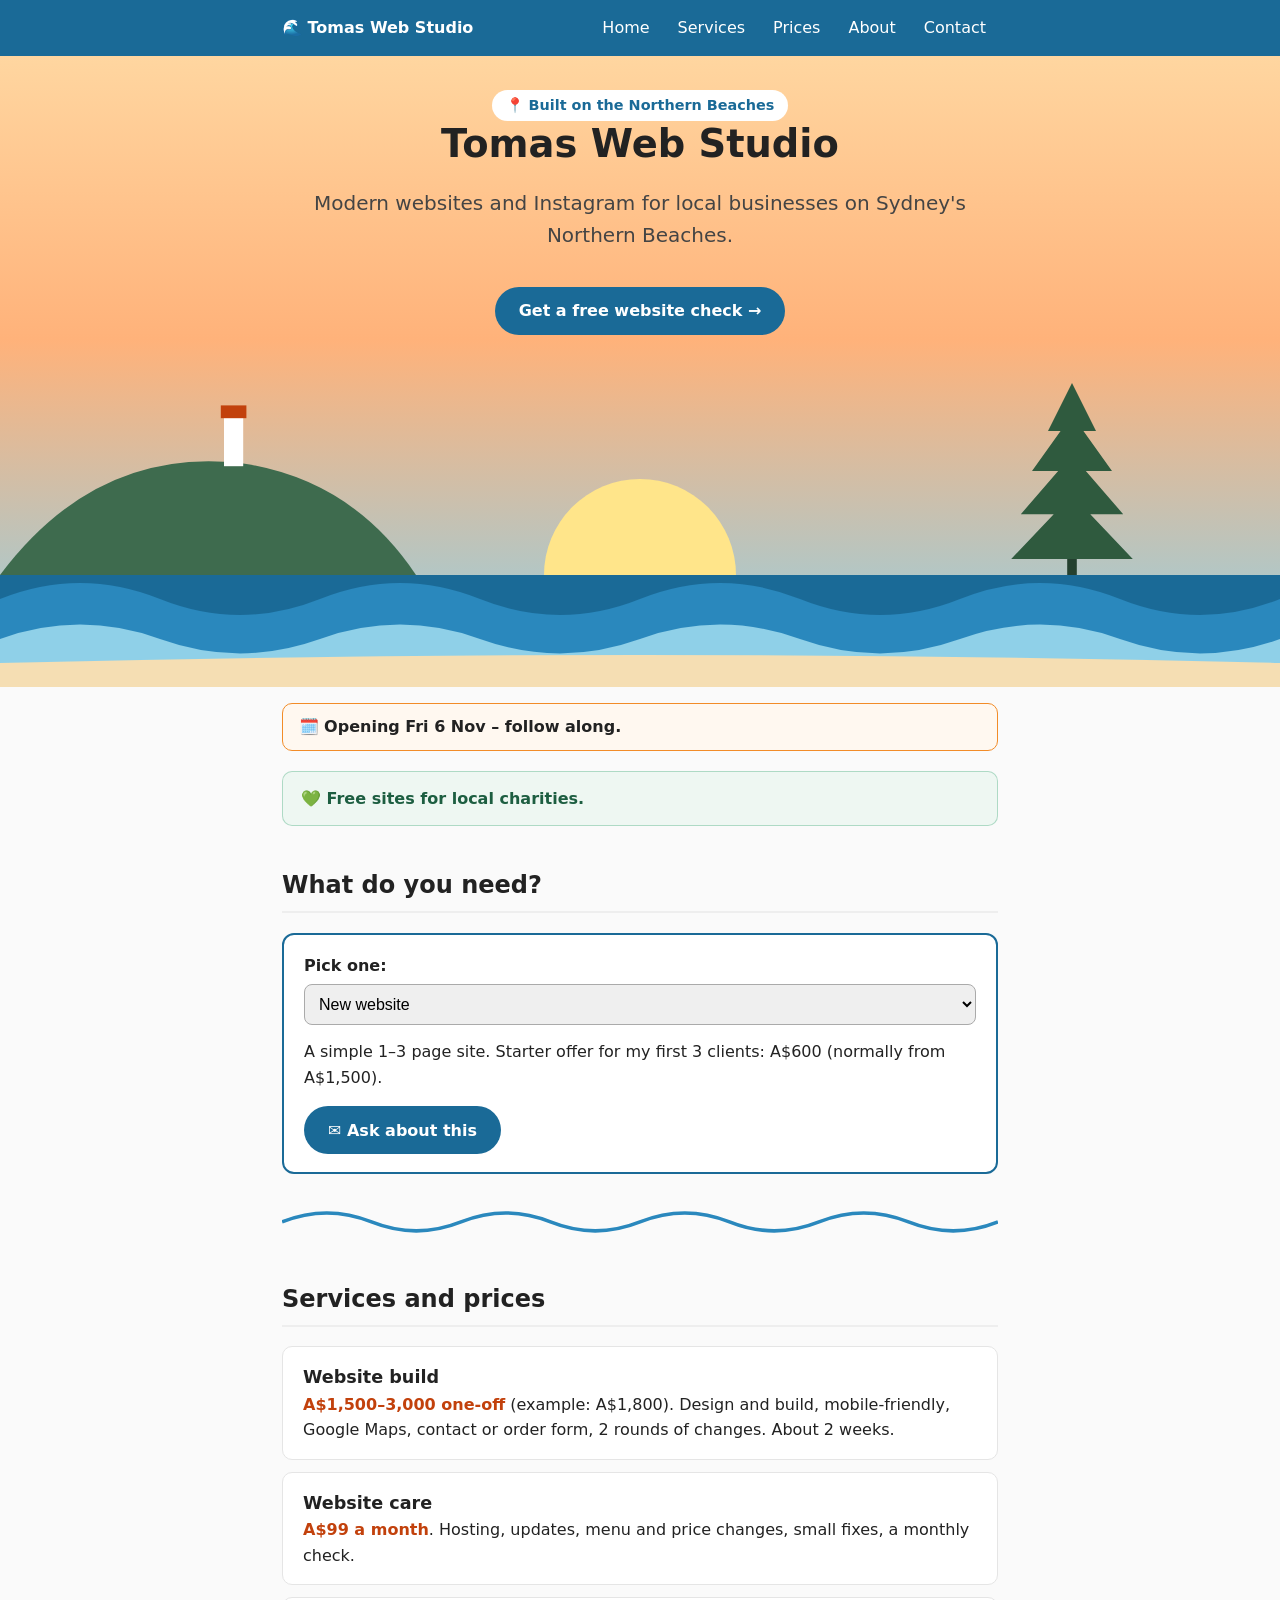
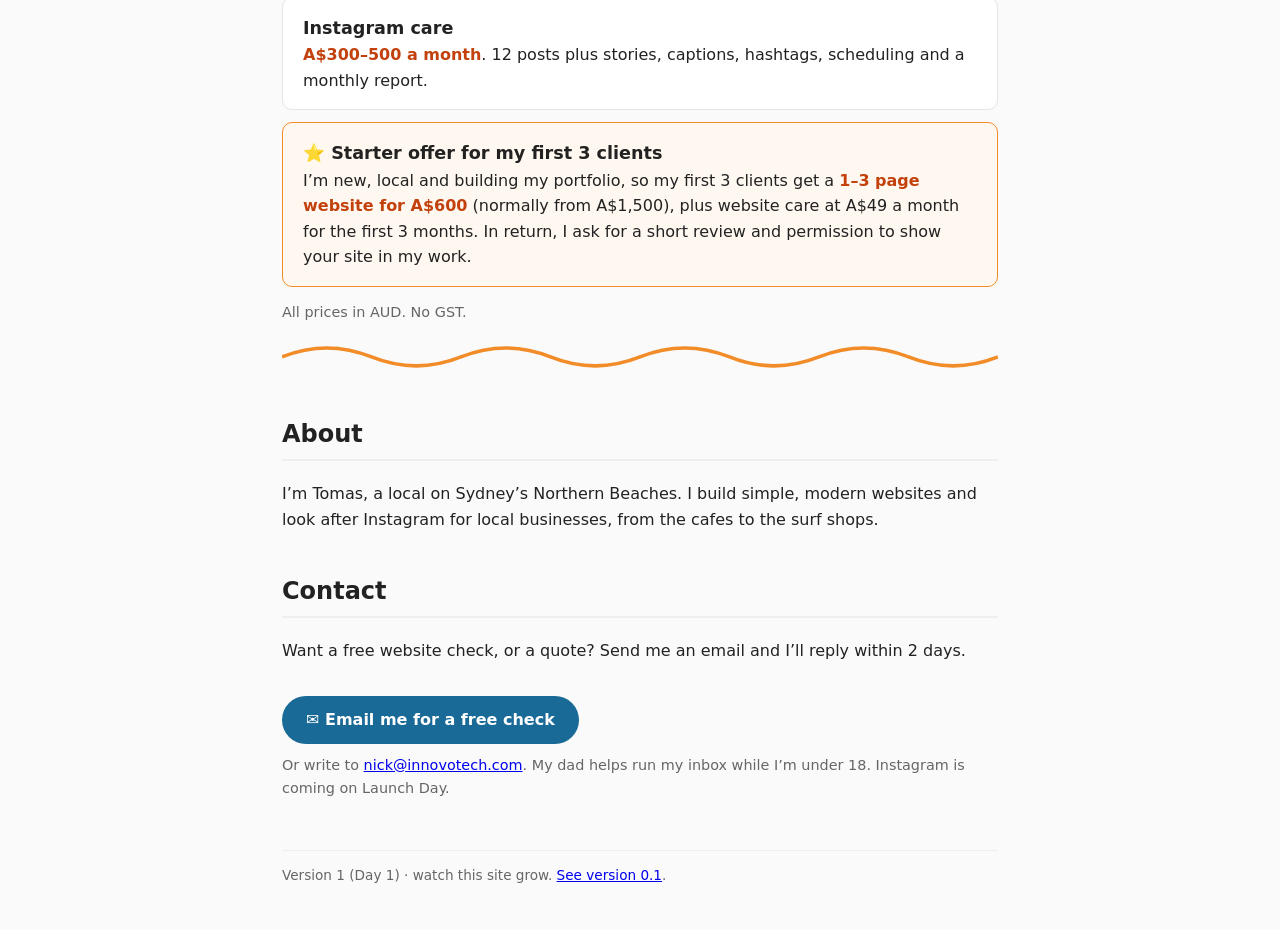
<file: index.html>
<!doctype html><html lang="en-AU"><head><meta charset="utf-8"><meta name="viewport" content="width=device-width,initial-scale=1">
<title>Tomas Web Studio · Websites + Instagram, Northern Beaches</title>
<meta name="description" content="Simple, modern websites and Instagram care for Northern Beaches businesses. Opening Fri 6 Nov.">
<link rel="icon" href="favicon.svg" type="image/svg+xml">
<meta property="og:type" content="website">
<meta property="og:site_name" content="Tomas Web Studio">
<meta property="og:title" content="Tomas Web Studio · Websites + Instagram, Northern Beaches">
<meta property="og:description" content="Simple, modern websites and Instagram care for Northern Beaches businesses. Opening Fri 6 Nov.">
<meta property="og:url" content="https://finlaysonnick74-source.github.io/tomas-web-studio/">
<meta property="og:image" content="https://finlaysonnick74-source.github.io/tomas-web-studio/og.png">
<meta property="og:locale" content="en_AU">
<style>
/* ===== Basics: font, colours, page width ===== */
*{box-sizing:border-box}
html{scroll-behavior:smooth;scroll-padding-top:70px} /* stops the sticky menu covering headings */
body{font-family:system-ui,-apple-system,Segoe UI,Roboto,sans-serif;margin:0;color:#222;line-height:1.6;background:#fafafa;overflow-x:hidden}
.wrap{max-width:760px;margin:0 auto;padding:0 22px}
h1{font-size:2.4rem;margin:0 0 6px;line-height:1.2}h2{margin-top:40px;border-bottom:2px solid #eee;padding-bottom:6px}
svg{display:block;width:100%;height:auto}

/* ===== Top menu bar (sticks to the top) ===== */
nav{position:sticky;top:0;z-index:10;background:#1A6A97;color:#fff}
nav .wrap{display:flex;align-items:center;justify-content:space-between;min-height:56px}
nav .logo{color:#fff;font-weight:800;text-decoration:none}
nav ul{list-style:none;margin:0;padding:0;display:flex;gap:4px}
nav ul a{color:#fff;text-decoration:none;padding:8px 12px;border-radius:8px;display:block}
nav ul a:hover,nav ul a:focus{background:#145478}
#menuBtn{display:none;background:none;border:2px solid #fff;color:#fff;font-size:1.3rem;border-radius:8px;width:44px;height:44px;cursor:pointer}

/* On small screens: hide links, show the ☰ button */
@media (max-width:600px){
  #menuBtn{display:block}
  nav ul{display:none;position:absolute;top:56px;left:0;right:0;flex-direction:column;background:#1A6A97;padding:8px 22px 14px}
  nav ul.open{display:flex} /* JS adds "open" when you tap ☰ */
  h1{font-size:1.9rem}
}

/* ===== Hero (sunrise + waves art) ===== */
.hero{background:linear-gradient(#FFD6A0,#FFB27A 45%,#8FD0E8);text-align:center}
.hero .wrap{padding-top:34px}
.local{display:inline-block;background:#fff;color:#1A6A97;font-weight:700;border-radius:999px;padding:4px 14px;font-size:.9rem}
.soon{background:#fff8f0;border:1px solid #F28C28;border-radius:10px;padding:10px 16px;margin:16px 0}

/* ===== Cards, prices, buttons (kept from v0.1) ===== */
.offer{font-size:1.25rem;color:#444}.svc{background:#fff;border:1px solid #e5e5e5;border-radius:10px;padding:16px 20px;margin:12px 0}
.svc b{display:block;font-size:1.1rem}.price{color:#c2410c;font-weight:700}.v{margin-top:50px;font-size:.85rem;color:#666;border-top:1px solid #eee;padding:14px 0 30px}
.btn{display:inline-flex;align-items:center;min-height:48px;padding:0 24px;margin-top:16px;border-radius:999px;background:#1A6A97;color:#fff;font-weight:700;text-decoration:none;border:0;font-size:1rem;cursor:pointer}
.btn:hover,.btn:focus{background:#145478}.btn:focus{outline:3px solid #F28C28;outline-offset:2px}
.give{background:#eef7f2;border:1px solid #2E9E6B55;border-radius:10px;padding:14px 18px;margin:20px 0;color:#1d5e41}

/* ===== Picklist box ===== */
.pick{background:#fff;border:2px solid #1A6A97;border-radius:12px;padding:18px 20px}
.pick select{width:100%;font-size:1rem;padding:10px;border-radius:8px;border:1px solid #aaa;margin-top:6px}
#tip{margin:14px 0 0}
</style></head><body>

<!-- ===== MENU BAR ===== -->
<nav>
  <div class="wrap">
    <a class="logo" href="#home">🌊 Tomas Web Studio</a>
    <!-- This button only shows on phones -->
    <button id="menuBtn" aria-label="Open menu" aria-expanded="false">☰</button>
    <ul id="menu">
      <li><a href="#home">Home</a></li>
      <li><a href="#services">Services</a></li>
      <li><a href="#prices">Prices</a></li>
      <li><a href="#about">About</a></li>
      <li><a href="#follow">Contact</a></li>
    </ul>
  </div>
</nav>

<!-- ===== HERO: sunrise, Barrenjoey lighthouse, Norfolk pine, waves (my own SVG drawing) ===== -->
<header class="hero" id="home">
  <div class="wrap">
    <span class="local">📍 Built on the Northern Beaches</span>
    <h1>Tomas Web Studio</h1>
    <p class="offer">Modern websites and Instagram for local businesses on Sydney's Northern Beaches.</p>
    <a class="btn" href="#follow">Get a free website check →</a>
  </div>
  <svg viewBox="0 0 800 220" aria-hidden="true">
    <!-- the sun rising -->
    <circle cx="400" cy="150" r="60" fill="#FFE58A"/>
    <!-- headland on the left with the lighthouse on top -->
    <path d="M0 150 Q60 70 150 80 Q220 90 260 150 Z" fill="#3E6B4E"/>
    <rect x="140" y="50" width="12" height="32" fill="#fff"/>
    <rect x="138" y="44" width="16" height="8" fill="#C2410C"/>
    <!-- Norfolk pine on the right: a trunk and layered branches -->
    <rect x="667" y="40" width="6" height="120" fill="#24402F"/>
    <path d="M670 30 L655 60 L685 60 Z M670 50 L645 85 L695 85 Z M670 75 L638 112 L702 112 Z M670 100 L632 140 L708 140 Z" fill="#2F5A3E"/>
    <!-- the ocean and two waves -->
    <path d="M0 150 H800 V220 H0 Z" fill="#1A6A97"/>
    <path d="M0 165 Q50 145 100 165 T200 165 T300 165 T400 165 T500 165 T600 165 T700 165 T800 165 V220 H0 Z" fill="#2A88BD"/>
    <path d="M0 190 Q50 172 100 190 T200 190 T300 190 T400 190 T500 190 T600 190 T700 190 T800 190 V220 H0 Z" fill="#8FD0E8"/>
    <!-- sand at the bottom -->
    <path d="M0 205 Q400 195 800 205 V220 H0 Z" fill="#F5DEB3"/>
  </svg>
</header>

<main class="wrap">
  <p class="soon">🗓️ <b>Opening Fri 6 Nov – follow along.</b></p>
  <p class="give"><b>💚 Free sites for local charities.</b></p>

  <!-- ===== PICKLIST: choose an option, see a tip and price ===== -->
  <h2 id="services">What do you need?</h2>
  <div class="pick">
    <label for="need"><b>Pick one:</b></label>
    <select id="need">
      <option value="new">New website</option>
      <option value="refresh">Website refresh</option>
      <option value="insta">Instagram setup</option>
      <option value="care">Website care</option>
      <option value="unsure">Not sure yet</option>
    </select>
    <p id="tip"></p>
    <a class="btn" id="ask" href="#">✉️ Ask about this</a>
  </div>

  <!-- wave divider between sections -->
  <svg viewBox="0 0 800 40" aria-hidden="true" style="margin-top:30px"><path d="M0 20 Q50 0 100 20 T200 20 T300 20 T400 20 T500 20 T600 20 T700 20 T800 20" fill="none" stroke="#2A88BD" stroke-width="4"/></svg>

  <h2 id="prices">Services and prices</h2>
  <div class="svc"><b>Website build</b><span class="price">A$1,500–3,000 one-off</span> (example: A$1,800). Design and build, mobile-friendly, Google Maps, contact or order form, 2 rounds of changes. About 2 weeks.</div>
  <div class="svc"><b>Website care</b><span class="price">A$99 a month</span>. Hosting, updates, menu and price changes, small fixes, a monthly check.</div>
  <div class="svc"><b>Instagram care</b><span class="price">A$300–500 a month</span>. 12 posts plus stories, captions, hashtags, scheduling and a monthly report.</div>
  <div class="svc" style="border-color:#F28C28;background:#fff8f0"><b>⭐ Starter offer for my first 3 clients</b>I&rsquo;m new, local and building my portfolio, so my first 3 clients get a <span class="price">1&ndash;3 page website for A$600</span> (normally from A$1,500), plus website care at A$49 a month for the first 3 months. In return, I ask for a short review and permission to show your site in my work.</div>
  <p style="font-size:.9rem;color:#666">All prices in AUD. No GST.</p>

  <svg viewBox="0 0 800 40" aria-hidden="true"><path d="M0 20 Q50 0 100 20 T200 20 T300 20 T400 20 T500 20 T600 20 T700 20 T800 20" fill="none" stroke="#F28C28" stroke-width="4"/></svg>

  <h2 id="about">About</h2>
  <p>I&rsquo;m Tomas, a local on Sydney&rsquo;s Northern Beaches. I build simple, modern websites and look after Instagram for local businesses, from the cafes to the surf shops.</p>

  <h2 id="follow">Contact</h2>
  <p>Want a free website check, or a quote? Send me an email and I&rsquo;ll reply within 2 days.</p>
  <a class="btn" href="mailto:nick@innovotech.com?subject=Tomas%20Web%20Studio%20-%20free%20website%20check&amp;body=Hi%20Tomas%2C%0A%0AMy%20business%3A%20%0AMy%20website%20(if%20I%20have%20one)%3A%20%0AHow%20you%20can%20help%3A%20%0A">✉️ Email me for a free check</a>
  <p style="font-size:.9rem;color:#666;margin-top:10px">Or write to <a href="mailto:nick@innovotech.com">nick@innovotech.com</a>. My dad helps run my inbox while I&rsquo;m under 18. Instagram is coming on Launch Day.</p>
  <p class="v">Version 1 (Day 1) · watch this site grow. <a href="v0-1.html">See version 0.1</a>.</p>
</main>

<script>
// ===== Phone menu: tap ☰ to show or hide the links =====
var btn = document.getElementById('menuBtn');
var menu = document.getElementById('menu');
btn.onclick = function () {
  menu.classList.toggle('open');
  btn.setAttribute('aria-expanded', menu.classList.contains('open'));
};
// Close the menu after tapping a link
menu.querySelectorAll('a').forEach(function (a) {
  a.onclick = function () { menu.classList.remove('open'); };
});

// ===== Picklist: a tip and price for each choice =====
var tips = {
  new:     ['New website', 'A simple 1–3 page site. Starter offer for my first 3 clients: A$600 (normally from A$1,500).'],
  refresh: ['Website refresh', 'I make your current site modern and mobile-friendly. Starter offer: A$600 for my first 3 clients.'],
  insta:   ['Instagram setup', 'I set up and post for you. Instagram care is A$200 for the first month.'],
  care:    ['Website care', 'Updates, fixes and a monthly check. A$49 a month for the first 3 months.'],
  unsure:  ['Not sure yet', 'No problem! Ask for a free website check and I&rsquo;ll suggest what fits.']
};
var need = document.getElementById('need');
function showTip() {
  var t = tips[need.value];
  document.getElementById('tip').innerHTML = t[1];
  // Put the choice in the email subject
  document.getElementById('ask').href = 'mailto:nick@innovotech.com?subject=' +
    encodeURIComponent('Tomas Web Studio - ' + t[0]);
}
need.onchange = showTip;
showTip(); // show the first tip straight away
</script>
</body></html>
</file>
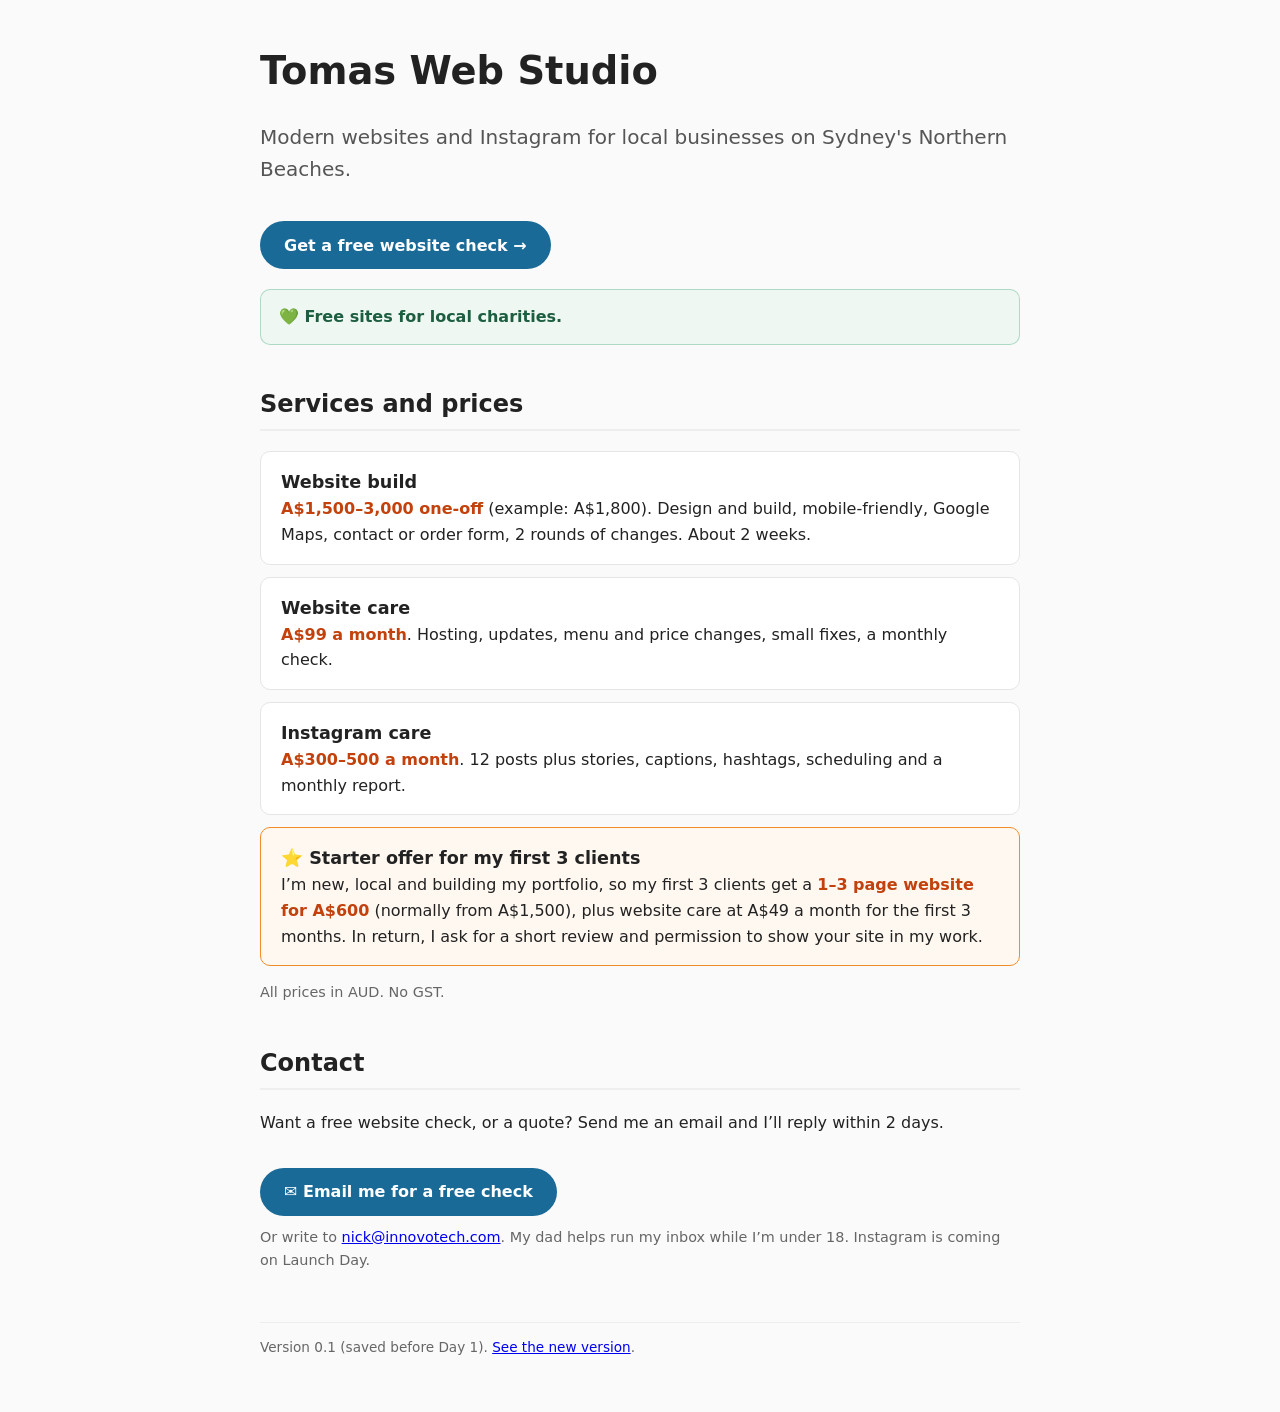
<file: v0-1.html>
<!doctype html><html lang="en-AU"><head><meta charset="utf-8"><meta name="viewport" content="width=device-width,initial-scale=1">
<title>Tomas Web Studio · Websites + Instagram, Northern Beaches</title>
<meta name="description" content="Simple, modern websites and Instagram care for Northern Beaches businesses. Opening Fri 6 Nov.">
<link rel="icon" href="favicon.svg" type="image/svg+xml">
<meta property="og:type" content="website">
<meta property="og:site_name" content="Tomas Web Studio">
<meta property="og:title" content="Tomas Web Studio · Websites + Instagram, Northern Beaches">
<meta property="og:description" content="Simple, modern websites and Instagram care for Northern Beaches businesses. Opening Fri 6 Nov.">
<meta property="og:url" content="https://finlaysonnick74-source.github.io/tomas-web-studio/">
<meta property="og:image" content="https://finlaysonnick74-source.github.io/tomas-web-studio/og.png">
<meta property="og:locale" content="en_AU">
<style>
body{font-family:system-ui,-apple-system,Segoe UI,Roboto,sans-serif;max-width:760px;margin:0 auto;padding:40px 22px;color:#222;line-height:1.6;background:#fafafa}
h1{font-size:2.4rem;margin:0 0 6px}h2{margin-top:40px;border-bottom:2px solid #eee;padding-bottom:6px}
.offer{font-size:1.25rem;color:#555}.svc{background:#fff;border:1px solid #e5e5e5;border-radius:10px;padding:16px 20px;margin:12px 0}
.svc b{display:block;font-size:1.1rem}.price{color:#c2410c;font-weight:700}.v{margin-top:50px;font-size:.85rem;color:#666;border-top:1px solid #eee;padding-top:14px}
.btn{display:inline-flex;align-items:center;min-height:48px;padding:0 24px;margin-top:16px;border-radius:999px;background:#1A6A97;color:#fff;font-weight:700;text-decoration:none}
.btn:hover,.btn:focus{background:#145478}.btn:focus{outline:3px solid #F28C28;outline-offset:2px}
.give{background:#eef7f2;border:1px solid #2E9E6B55;border-radius:10px;padding:14px 18px;margin:20px 0;color:#1d5e41}
</style></head><body>
<h1>Tomas Web Studio</h1>
<p class="offer">Modern websites and Instagram for local businesses on Sydney's Northern Beaches.</p>
<a class="btn" href="#follow">Get a free website check →</a>
<p class="give"><b>💚 Free sites for local charities.</b></p>
<h2>Services and prices</h2>
<div class="svc"><b>Website build</b><span class="price">A$1,500–3,000 one-off</span> (example: A$1,800). Design and build, mobile-friendly, Google Maps, contact or order form, 2 rounds of changes. About 2 weeks.</div>
<div class="svc"><b>Website care</b><span class="price">A$99 a month</span>. Hosting, updates, menu and price changes, small fixes, a monthly check.</div>
<div class="svc"><b>Instagram care</b><span class="price">A$300–500 a month</span>. 12 posts plus stories, captions, hashtags, scheduling and a monthly report.</div>
<div class="svc" style="border-color:#F28C28;background:#fff8f0"><b>⭐ Starter offer for my first 3 clients</b>I&rsquo;m new, local and building my portfolio, so my first 3 clients get a <span class="price">1&ndash;3 page website for A$600</span> (normally from A$1,500), plus website care at A$49 a month for the first 3 months. In return, I ask for a short review and permission to show your site in my work.</div>
<p style="font-size:.9rem;color:#666">All prices in AUD. No GST.</p>
<h2 id="follow">Contact</h2>
<p>Want a free website check, or a quote? Send me an email and I&rsquo;ll reply within 2 days.</p>
<a class="btn" href="mailto:nick@innovotech.com?subject=Tomas%20Web%20Studio%20-%20free%20website%20check&amp;body=Hi%20Tomas%2C%0A%0AMy%20business%3A%20%0AMy%20website%20(if%20I%20have%20one)%3A%20%0AHow%20you%20can%20help%3A%20%0A">✉️ Email me for a free check</a>
<p style="font-size:.9rem;color:#666;margin-top:10px">Or write to <a href="mailto:nick@innovotech.com">nick@innovotech.com</a>. My dad helps run my inbox while I&rsquo;m under 18. Instagram is coming on Launch Day.</p>
<p class="v">Version 0.1 (saved before Day 1). <a href="index.html">See the new version</a>.</p>
</body></html>
</file>
